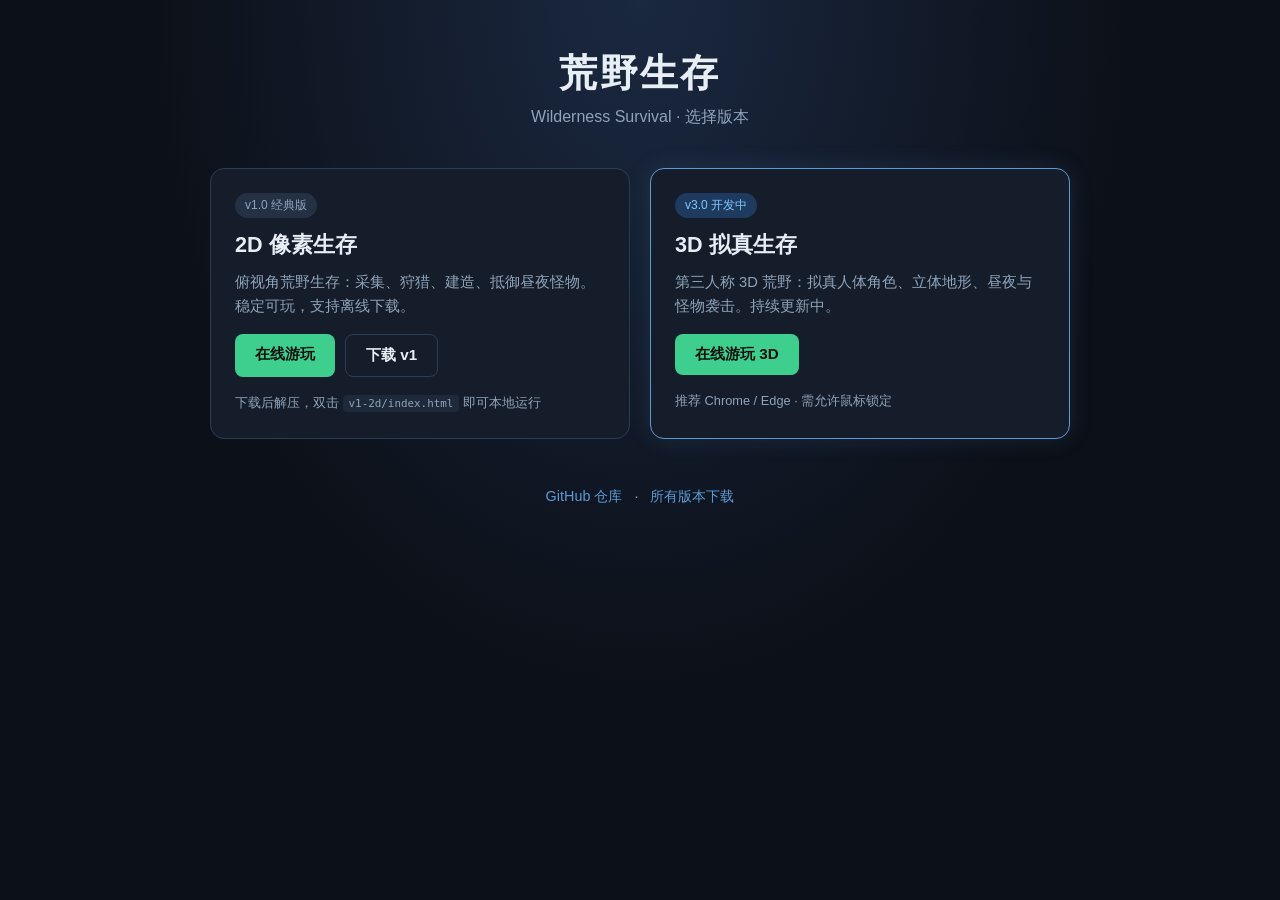
<file: index.html>
<!DOCTYPE html>
<html lang="zh-CN">
<head>
  <meta charset="UTF-8" />
  <meta name="viewport" content="width=device-width, initial-scale=1.0" />
  <title>荒野生存 - 版本选择</title>
  <link rel="icon" href="favicon.ico" sizes="32x32" />
  <link rel="icon" href="favicon.svg" type="image/svg+xml" />
  <link rel="stylesheet" href="css/hub.css" />
</head>
<body>
  <main class="hub">
    <header>
      <h1>荒野生存</h1>
      <p class="subtitle">Wilderness Survival · 选择版本</p>
    </header>

    <section class="cards">
      <article class="card v1">
        <span class="badge">v1.0 经典版</span>
        <h2>2D 像素生存</h2>
        <p>俯视角荒野生存：采集、狩猎、建造、抵御昼夜怪物。稳定可玩，支持离线下载。</p>
        <div class="actions">
          <a class="btn primary" href="v1-2d/">在线游玩</a>
          <a class="btn secondary" id="download-v1" href="https://github.com/aiyangdie/wilderness-survival/releases/latest/download/wilderness-survival-v1-2d.zip">下载 v1</a>
        </div>
        <p class="note">下载后解压，双击 <code>v1-2d/index.html</code> 即可本地运行</p>
      </article>

      <article class="card v3 featured">
        <span class="badge new">v3.0 开发中</span>
        <h2>3D 拟真生存</h2>
        <p>第三人称 3D 荒野：拟真人体角色、立体地形、昼夜与怪物袭击。持续更新中。</p>
        <div class="actions">
          <a class="btn primary" href="v3-3d/">在线游玩 3D</a>
        </div>
        <p class="note">推荐 Chrome / Edge · 需允许鼠标锁定</p>
      </article>
    </section>

    <footer>
      <a href="https://github.com/aiyangdie/wilderness-survival">GitHub 仓库</a>
      <span>·</span>
      <a href="https://github.com/aiyangdie/wilderness-survival/releases">所有版本下载</a>
    </footer>
  </main>
</body>
</html>
</file>
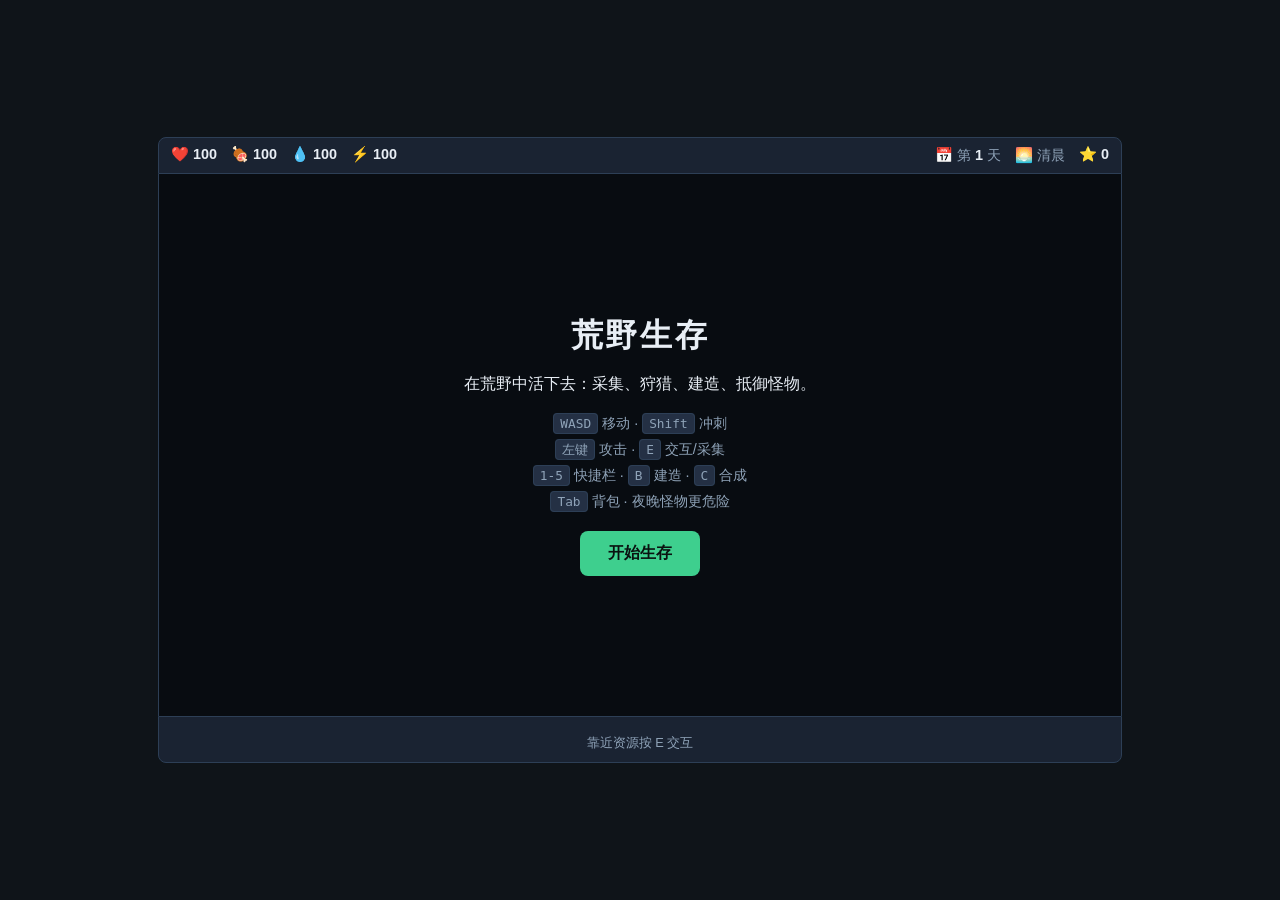
<file: v1-2d/index.html>
<!DOCTYPE html>
<html lang="zh-CN">
<head>
  <meta charset="UTF-8" />
  <meta name="viewport" content="width=device-width, initial-scale=1.0" />
  <title>荒野生存 - Wilderness Survival</title>
  <link rel="icon" href="../favicon.ico" sizes="32x32" />
  <link rel="icon" href="../favicon.svg" type="image/svg+xml" />
  <link rel="stylesheet" href="css/style.css" />
</head>
<body>
  <div id="app">
    <header id="hud-top">
      <div class="stat-group">
        <span class="stat" id="stat-health" title="生命值">❤️ <b>100</b></span>
        <span class="stat" id="stat-hunger" title="饥饿">🍖 <b>100</b></span>
        <span class="stat" id="stat-thirst" title="口渴">💧 <b>100</b></span>
        <span class="stat" id="stat-stamina" title="体力">⚡ <b>100</b></span>
      </div>
      <div class="stat-group">
        <span class="stat" id="stat-day" title="天数">📅 第 <b>1</b> 天</span>
        <span class="stat" id="stat-time" title="时间">🌅 清晨</span>
        <span class="stat" id="stat-score" title="生存分">⭐ <b>0</b></span>
      </div>
    </header>

    <main id="game-wrap">
      <canvas id="game-canvas" width="960" height="540"></canvas>
      <div id="overlay-start" class="overlay visible">
        <h1>荒野生存</h1>
        <p>在荒野中活下去：采集、狩猎、建造、抵御怪物。</p>
        <ul class="tips">
          <li><kbd>WASD</kbd> 移动 · <kbd>Shift</kbd> 冲刺</li>
          <li><kbd>左键</kbd> 攻击 · <kbd>E</kbd> 交互/采集</li>
          <li><kbd>1-5</kbd> 快捷栏 · <kbd>B</kbd> 建造 · <kbd>C</kbd> 合成</li>
          <li><kbd>Tab</kbd> 背包 · 夜晚怪物更危险</li>
        </ul>
        <button id="btn-start" type="button">开始生存</button>
      </div>
      <div id="overlay-dead" class="overlay">
        <h2>你倒下了</h2>
        <p>存活 <span id="dead-days">0</span> 天 · 得分 <span id="dead-score">0</span></p>
        <button id="btn-restart" type="button">再次挑战</button>
      </div>
      <div id="toast" aria-live="polite"></div>
    </main>

    <aside id="hud-bottom">
      <div id="hotbar"></div>
      <div id="action-hint">靠近资源按 E 交互</div>
    </aside>

    <dialog id="dialog-craft">
      <form method="dialog">
        <h3>合成台</h3>
        <div id="craft-list"></div>
        <button value="cancel" type="submit">关闭 (C)</button>
      </form>
    </dialog>

    <dialog id="dialog-build">
      <form method="dialog">
        <h3>建造模式</h3>
        <p class="hint">选择建筑后，在地图上点击放置。按 Esc 取消。</p>
        <div id="build-list"></div>
        <button value="cancel" type="submit">关闭 (B)</button>
      </form>
    </dialog>

    <dialog id="dialog-inventory">
      <form method="dialog">
        <h3>背包</h3>
        <div id="inventory-grid"></div>
        <button value="cancel" type="submit">关闭 (Tab)</button>
      </form>
    </dialog>
  </div>

  <script type="module" src="js/main.js"></script>
</body>
</html>
</file>
<file: css/hub.css>
:root {
  --bg: #0c1018;
  --card: #151d2b;
  --border: #2a3d56;
  --text: #e8eef5;
  --muted: #8fa3b8;
  --accent: #3ecf8e;
  --accent2: #5b9bd5;
}

* { box-sizing: border-box; margin: 0; padding: 0; }

body {
  font-family: "Segoe UI", "Microsoft YaHei", sans-serif;
  background: radial-gradient(ellipse at 50% 0%, #1a2840 0%, var(--bg) 55%);
  color: var(--text);
  min-height: 100vh;
}

.hub {
  max-width: 900px;
  margin: 0 auto;
  padding: 48px 20px 32px;
}

header {
  text-align: center;
  margin-bottom: 40px;
}

h1 {
  font-size: 2.4rem;
  letter-spacing: 0.06em;
}

.subtitle {
  color: var(--muted);
  margin-top: 8px;
}

.cards {
  display: grid;
  grid-template-columns: repeat(auto-fit, minmax(280px, 1fr));
  gap: 20px;
}

.card {
  background: var(--card);
  border: 1px solid var(--border);
  border-radius: 14px;
  padding: 24px;
  display: flex;
  flex-direction: column;
  gap: 12px;
}

.card.featured {
  border-color: var(--accent2);
  box-shadow: 0 0 24px rgba(91, 155, 213, 0.15);
}

.badge {
  display: inline-block;
  font-size: 0.75rem;
  padding: 4px 10px;
  border-radius: 20px;
  background: #243044;
  color: var(--muted);
  width: fit-content;
}

.badge.new {
  background: #1e3a5f;
  color: #7ec8ff;
}

.card h2 {
  font-size: 1.35rem;
}

.card p {
  color: var(--muted);
  line-height: 1.6;
  font-size: 0.92rem;
  flex: 1;
}

.actions {
  display: flex;
  flex-wrap: wrap;
  gap: 10px;
  margin-top: 4px;
}

.btn {
  display: inline-block;
  padding: 10px 20px;
  border-radius: 8px;
  font-weight: 600;
  text-decoration: none;
  font-size: 0.95rem;
}

.btn.primary {
  background: var(--accent);
  color: #0a1210;
}

.btn.secondary {
  background: transparent;
  border: 1px solid var(--border);
  color: var(--text);
}

.btn:hover {
  filter: brightness(1.08);
}

.note {
  font-size: 0.8rem !important;
  margin-top: 4px;
}

code {
  background: #1e2a3a;
  padding: 2px 6px;
  border-radius: 4px;
  font-size: 0.85em;
}

footer {
  text-align: center;
  margin-top: 48px;
  color: var(--muted);
  font-size: 0.9rem;
}

footer a {
  color: var(--accent2);
  text-decoration: none;
}

footer a:hover {
  text-decoration: underline;
}

footer span {
  margin: 0 8px;
}
</file>
<file: v1-2d/css/style.css>
:root {
  --bg: #0f1419;
  --panel: #1a2332;
  --border: #2d3f56;
  --text: #e8eef5;
  --muted: #8fa3b8;
  --accent: #3ecf8e;
  --danger: #e85d5d;
  --warn: #f0b429;
}

* {
  box-sizing: border-box;
  margin: 0;
  padding: 0;
}

body {
  font-family: "Segoe UI", "Microsoft YaHei", sans-serif;
  background: var(--bg);
  color: var(--text);
  min-height: 100vh;
  display: flex;
  justify-content: center;
  align-items: center;
}

#app {
  width: min(100vw, 980px);
  padding: 8px;
}

#hud-top {
  display: flex;
  justify-content: space-between;
  flex-wrap: wrap;
  gap: 8px;
  padding: 8px 12px;
  background: var(--panel);
  border: 1px solid var(--border);
  border-radius: 8px 8px 0 0;
}

.stat-group {
  display: flex;
  gap: 14px;
  flex-wrap: wrap;
}

.stat {
  font-size: 0.9rem;
  color: var(--muted);
}

.stat b {
  color: var(--text);
}

#game-wrap {
  position: relative;
  border-left: 1px solid var(--border);
  border-right: 1px solid var(--border);
  background: #0a0e12;
}

#game-canvas {
  display: block;
  width: 100%;
  height: auto;
  image-rendering: pixelated;
  cursor: crosshair;
}

.overlay {
  position: absolute;
  inset: 0;
  display: none;
  flex-direction: column;
  align-items: center;
  justify-content: center;
  gap: 16px;
  background: rgba(8, 12, 18, 0.88);
  text-align: center;
  padding: 24px;
}

.overlay.visible {
  display: flex;
}

.overlay h1 {
  font-size: 2rem;
  letter-spacing: 0.08em;
}

.overlay h2 {
  color: var(--danger);
}

.overlay .tips {
  list-style: none;
  color: var(--muted);
  line-height: 1.8;
  font-size: 0.9rem;
}

kbd {
  background: #243044;
  border: 1px solid var(--border);
  border-radius: 4px;
  padding: 2px 6px;
  font-size: 0.8rem;
}

button {
  background: var(--accent);
  color: #0a1210;
  border: none;
  padding: 12px 28px;
  font-size: 1rem;
  font-weight: 600;
  border-radius: 8px;
  cursor: pointer;
}

button:hover {
  filter: brightness(1.08);
}

#toast {
  position: absolute;
  bottom: 16px;
  left: 50%;
  transform: translateX(-50%);
  background: rgba(26, 35, 50, 0.95);
  border: 1px solid var(--border);
  padding: 8px 16px;
  border-radius: 6px;
  font-size: 0.85rem;
  opacity: 0;
  transition: opacity 0.3s;
  pointer-events: none;
}

#toast.show {
  opacity: 1;
}

#hud-bottom {
  background: var(--panel);
  border: 1px solid var(--border);
  border-radius: 0 0 8px 8px;
  padding: 10px 12px;
}

#hotbar {
  display: flex;
  gap: 6px;
  justify-content: center;
}

.hotbar-slot {
  width: 48px;
  height: 48px;
  background: #121a24;
  border: 2px solid var(--border);
  border-radius: 6px;
  display: flex;
  flex-direction: column;
  align-items: center;
  justify-content: center;
  font-size: 0.65rem;
  position: relative;
}

.hotbar-slot.active {
  border-color: var(--accent);
}

.hotbar-slot .key {
  position: absolute;
  top: 2px;
  left: 4px;
  color: var(--muted);
  font-size: 0.6rem;
}

.hotbar-slot .icon {
  font-size: 1.2rem;
}

.hotbar-slot .count {
  position: absolute;
  bottom: 2px;
  right: 4px;
  font-weight: 600;
}

#action-hint {
  text-align: center;
  margin-top: 8px;
  font-size: 0.8rem;
  color: var(--muted);
}

dialog {
  border: 1px solid var(--border);
  border-radius: 10px;
  background: var(--panel);
  color: var(--text);
  padding: 20px;
  max-width: 420px;
}

dialog::backdrop {
  background: rgba(0, 0, 0, 0.6);
}

dialog h3 {
  margin-bottom: 12px;
}

dialog .hint {
  font-size: 0.85rem;
  color: var(--muted);
  margin-bottom: 12px;
}

.craft-item,
.build-item {
  display: flex;
  justify-content: space-between;
  align-items: center;
  padding: 10px;
  margin-bottom: 6px;
  background: #121a24;
  border-radius: 6px;
  cursor: pointer;
}

.craft-item:hover,
.build-item:hover {
  background: #1e2a3a;
}

.craft-item.disabled {
  opacity: 0.45;
  cursor: not-allowed;
}

#inventory-grid {
  display: grid;
  grid-template-columns: repeat(5, 1fr);
  gap: 6px;
  margin-bottom: 12px;
}

.inv-slot {
  aspect-ratio: 1;
  background: #121a24;
  border: 1px solid var(--border);
  border-radius: 6px;
  display: flex;
  flex-direction: column;
  align-items: center;
  justify-content: center;
  font-size: 0.7rem;
}
</file>
